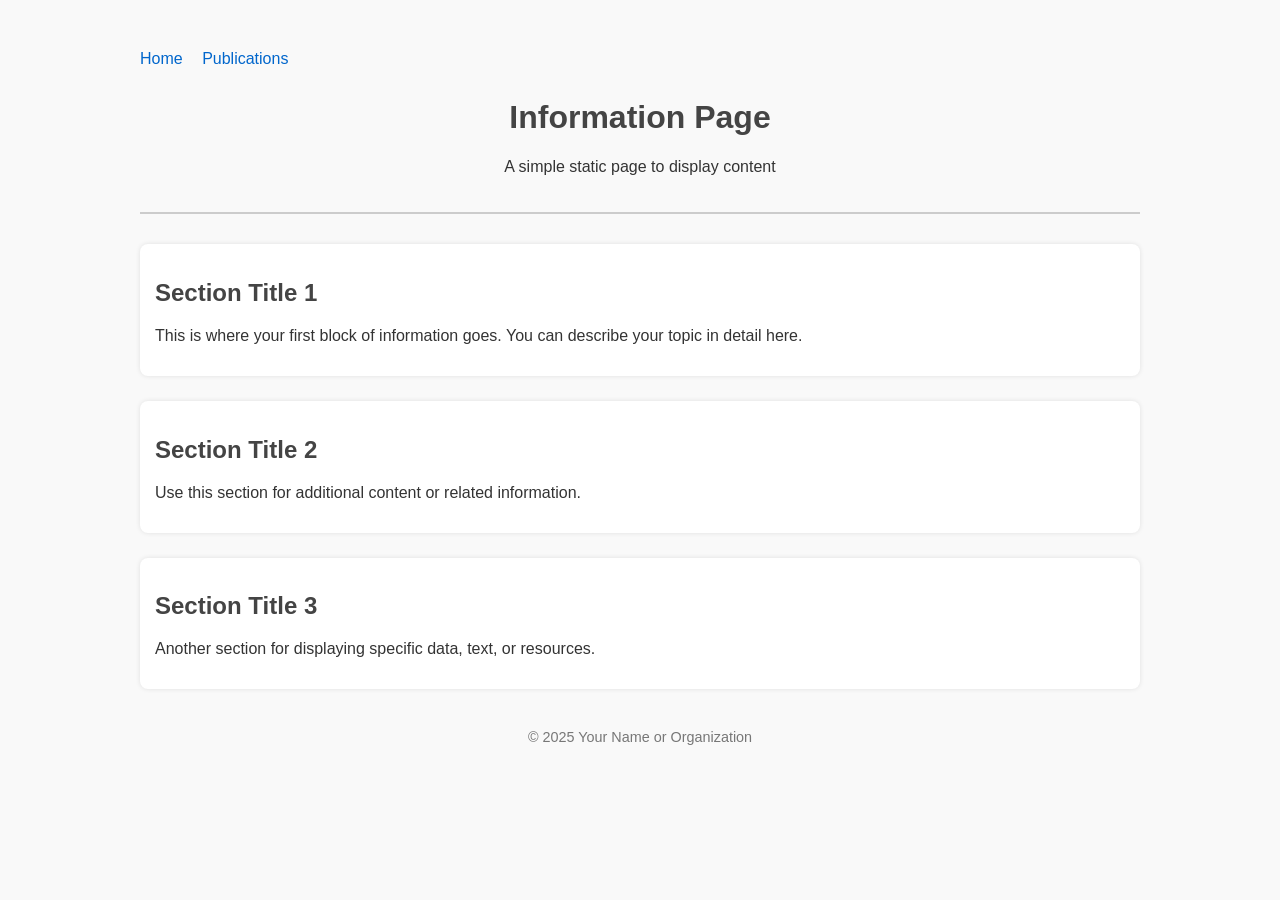
<file: index.html>
<!DOCTYPE html>
<html lang="en">
<head>
  <meta charset="UTF-8">
  <meta name="viewport" content="width=device-width, initial-scale=1.0">
  <meta name="robots" content="noindex">
  <meta name="color-scheme" content="light dark">
  <title>Information Page</title>
  <link rel="stylesheet" href="styles.css">
</head>
<body>
  <nav>
    <a href="index.html">Home</a>
    <a href="publications.html">Publications</a>
  </nav>

  <header>
    <h1>Information Page</h1>
    <p>A simple static page to display content</p>
  </header>
  
  <main>
    <section>
      <h2>Section Title 1</h2>
      <p>This is where your first block of information goes. You can describe your topic in detail here.</p>
    </section>
    
    <section>
      <h2>Section Title 2</h2>
      <p>Use this section for additional content or related information.</p>
    </section>
    
    <section>
      <h2>Section Title 3</h2>
      <p>Another section for displaying specific data, text, or resources.</p>
    </section>
  </main>
  
  <footer>
    <p>&copy; 2025 Your Name or Organization</p>
  </footer>
</body>
</html>
</file>
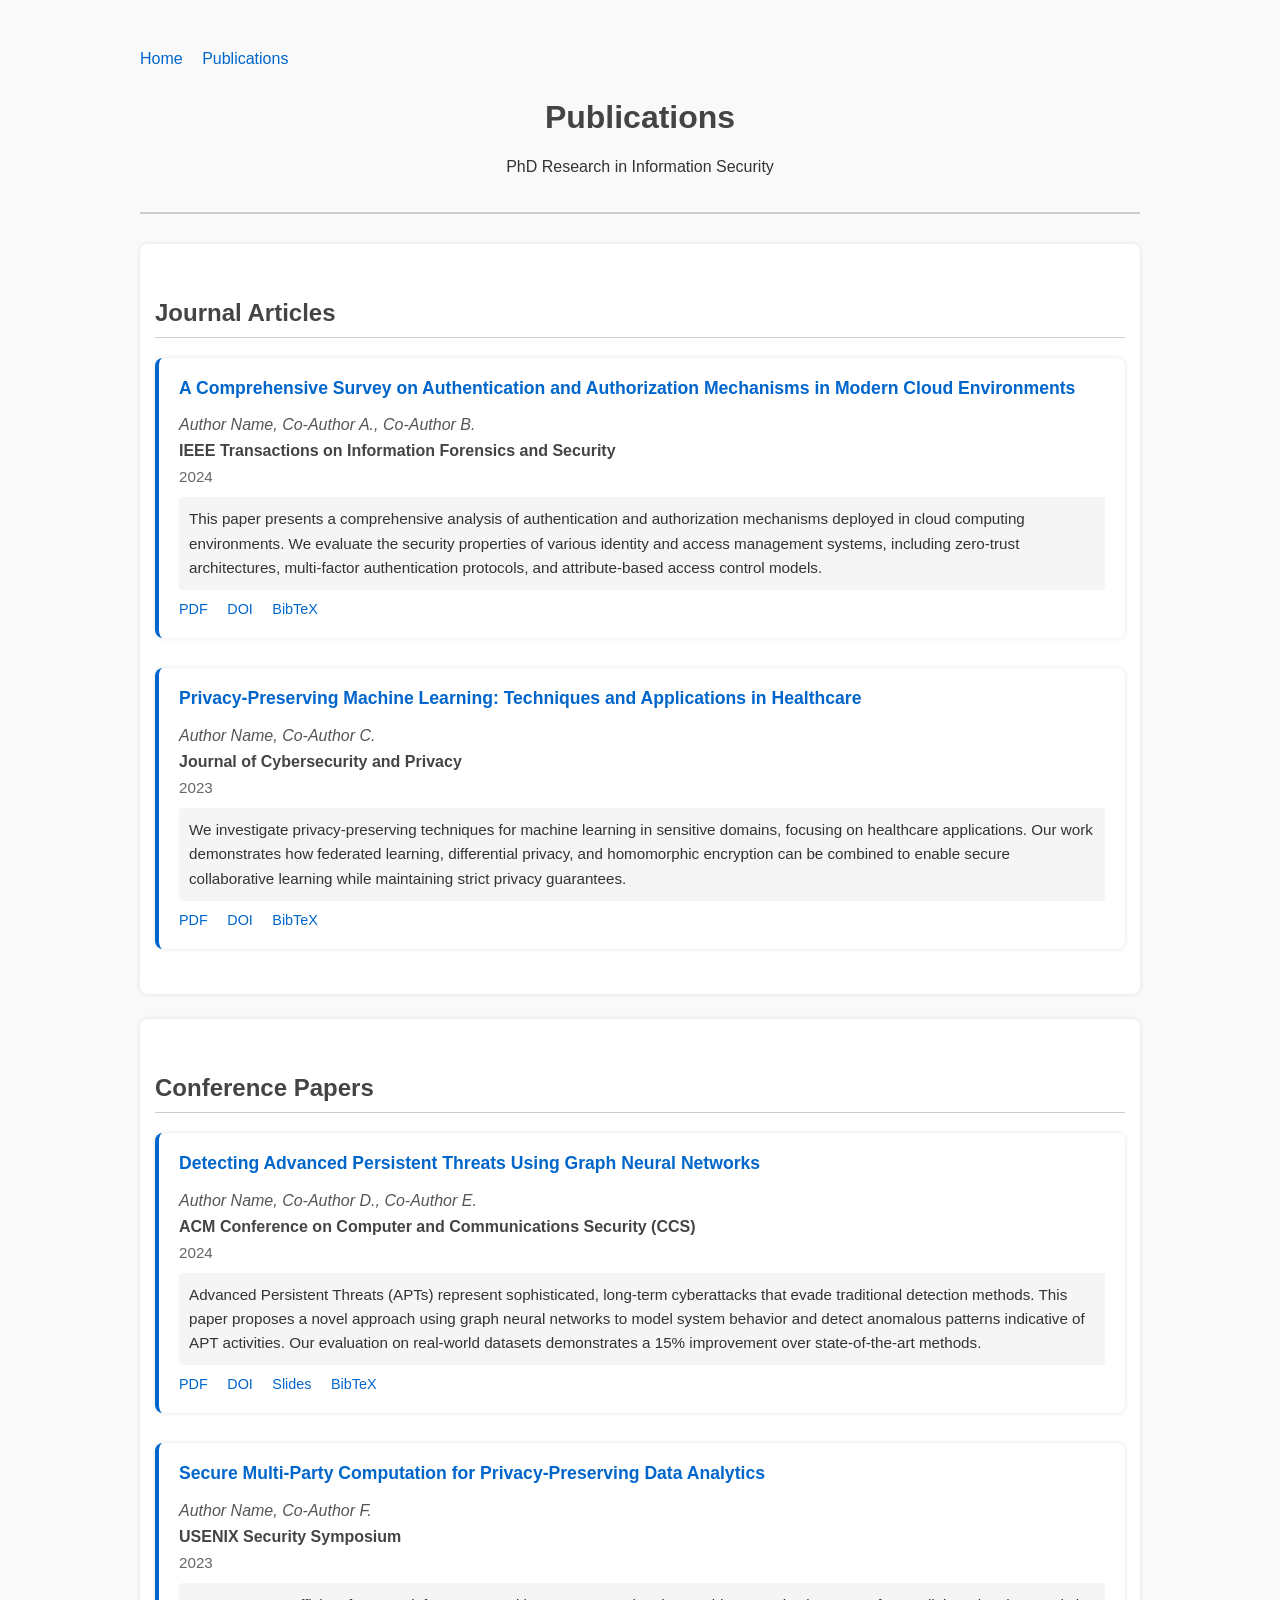
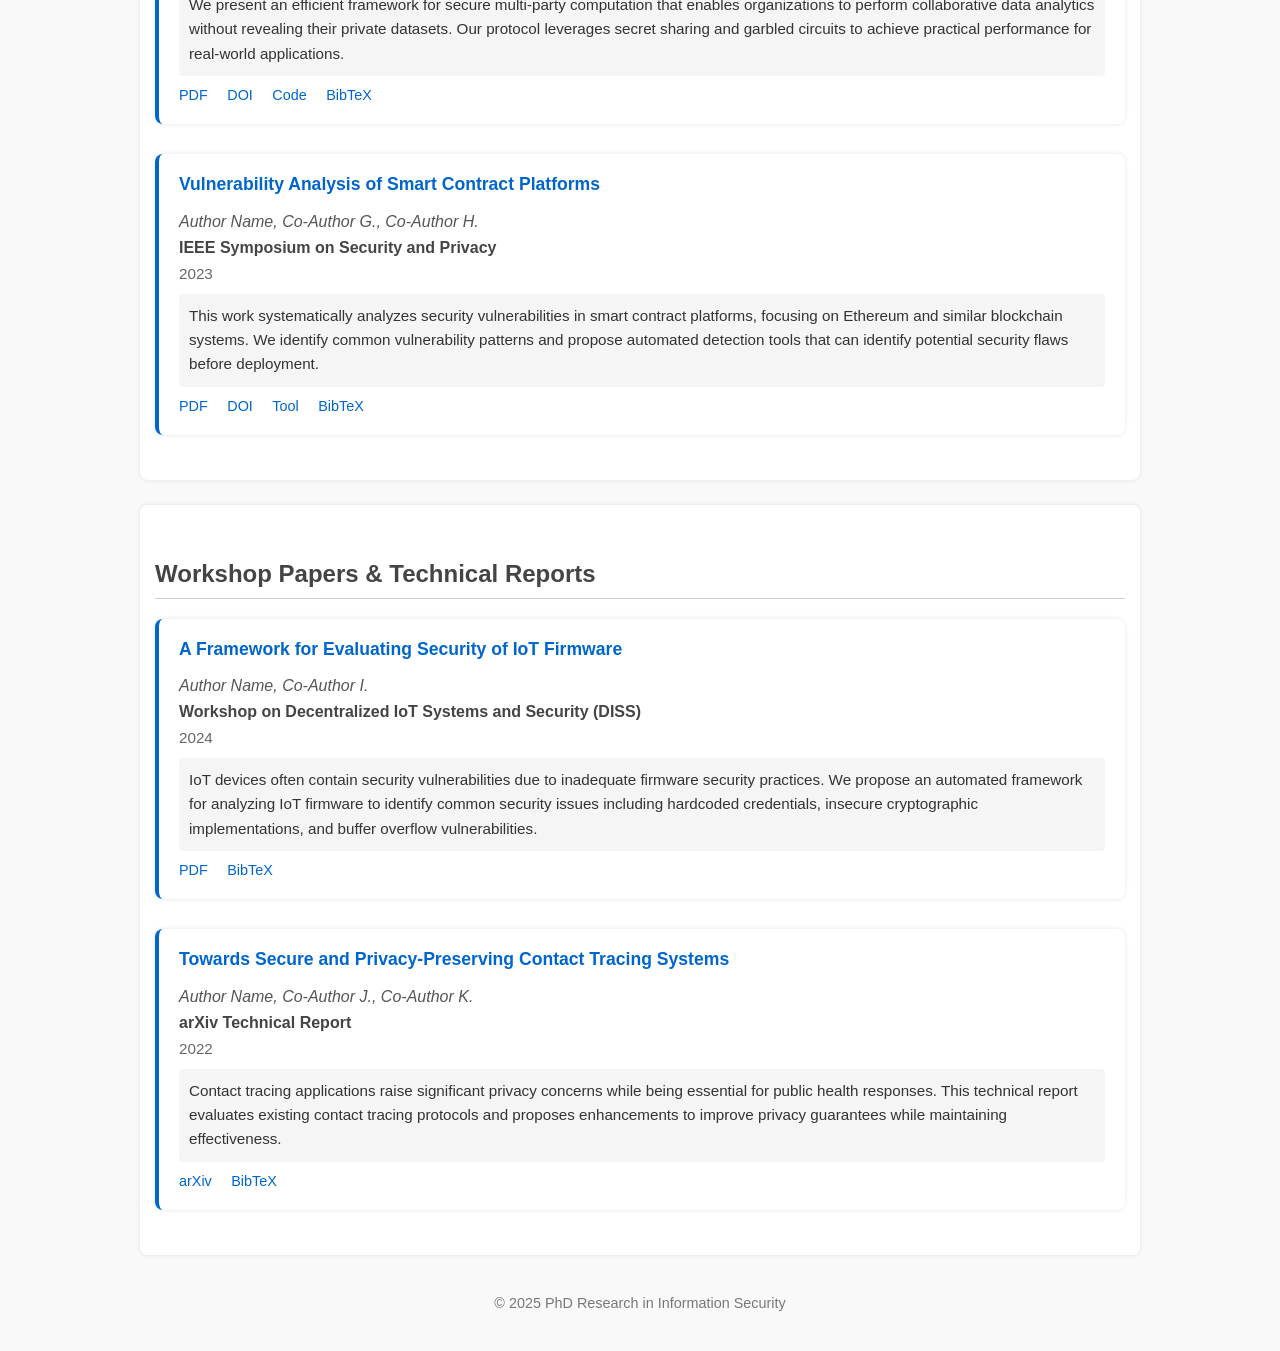
<file: publications.html>
<!DOCTYPE html>
<html lang="en">
<head>
  <meta charset="UTF-8">
  <meta name="viewport" content="width=device-width, initial-scale=1.0">
  <meta name="robots" content="noindex">
  <meta name="color-scheme" content="light dark">
  <title>Publications - PhD Research</title>
  <link rel="stylesheet" href="styles.css">
</head>
<body>
  <nav>
    <a href="index.html">Home</a>
    <a href="publications.html">Publications</a>
  </nav>

  <header>
    <h1>Publications</h1>
    <p>PhD Research in Information Security</p>
  </header>

  <main>
    <section>
      <h2 class="section-header">Journal Articles</h2>

      <div class="publication">
        <h3>A Comprehensive Survey on Authentication and Authorization Mechanisms in Modern Cloud Environments</h3>
        <div class="authors">Author Name, Co-Author A., Co-Author B.</div>
        <div class="venue">IEEE Transactions on Information Forensics and Security</div>
        <div class="year">2024</div>
        <div class="abstract">
          This paper presents a comprehensive analysis of authentication and authorization mechanisms deployed in cloud computing environments. We evaluate the security properties of various identity and access management systems, including zero-trust architectures, multi-factor authentication protocols, and attribute-based access control models.
        </div>
        <div class="links">
          <a href="#">PDF</a>
          <a href="#">DOI</a>
          <a href="#">BibTeX</a>
        </div>
      </div>

      <div class="publication">
        <h3>Privacy-Preserving Machine Learning: Techniques and Applications in Healthcare</h3>
        <div class="authors">Author Name, Co-Author C.</div>
        <div class="venue">Journal of Cybersecurity and Privacy</div>
        <div class="year">2023</div>
        <div class="abstract">
          We investigate privacy-preserving techniques for machine learning in sensitive domains, focusing on healthcare applications. Our work demonstrates how federated learning, differential privacy, and homomorphic encryption can be combined to enable secure collaborative learning while maintaining strict privacy guarantees.
        </div>
        <div class="links">
          <a href="#">PDF</a>
          <a href="#">DOI</a>
          <a href="#">BibTeX</a>
        </div>
      </div>
    </section>

    <section>
      <h2 class="section-header">Conference Papers</h2>

      <div class="publication">
        <h3>Detecting Advanced Persistent Threats Using Graph Neural Networks</h3>
        <div class="authors">Author Name, Co-Author D., Co-Author E.</div>
        <div class="venue">ACM Conference on Computer and Communications Security (CCS)</div>
        <div class="year">2024</div>
        <div class="abstract">
          Advanced Persistent Threats (APTs) represent sophisticated, long-term cyberattacks that evade traditional detection methods. This paper proposes a novel approach using graph neural networks to model system behavior and detect anomalous patterns indicative of APT activities. Our evaluation on real-world datasets demonstrates a 15% improvement over state-of-the-art methods.
        </div>
        <div class="links">
          <a href="#">PDF</a>
          <a href="#">DOI</a>
          <a href="#">Slides</a>
          <a href="#">BibTeX</a>
        </div>
      </div>

      <div class="publication">
        <h3>Secure Multi-Party Computation for Privacy-Preserving Data Analytics</h3>
        <div class="authors">Author Name, Co-Author F.</div>
        <div class="venue">USENIX Security Symposium</div>
        <div class="year">2023</div>
        <div class="abstract">
          We present an efficient framework for secure multi-party computation that enables organizations to perform collaborative data analytics without revealing their private datasets. Our protocol leverages secret sharing and garbled circuits to achieve practical performance for real-world applications.
        </div>
        <div class="links">
          <a href="#">PDF</a>
          <a href="#">DOI</a>
          <a href="#">Code</a>
          <a href="#">BibTeX</a>
        </div>
      </div>

      <div class="publication">
        <h3>Vulnerability Analysis of Smart Contract Platforms</h3>
        <div class="authors">Author Name, Co-Author G., Co-Author H.</div>
        <div class="venue">IEEE Symposium on Security and Privacy</div>
        <div class="year">2023</div>
        <div class="abstract">
          This work systematically analyzes security vulnerabilities in smart contract platforms, focusing on Ethereum and similar blockchain systems. We identify common vulnerability patterns and propose automated detection tools that can identify potential security flaws before deployment.
        </div>
        <div class="links">
          <a href="#">PDF</a>
          <a href="#">DOI</a>
          <a href="#">Tool</a>
          <a href="#">BibTeX</a>
        </div>
      </div>
    </section>

    <section>
      <h2 class="section-header">Workshop Papers & Technical Reports</h2>

      <div class="publication">
        <h3>A Framework for Evaluating Security of IoT Firmware</h3>
        <div class="authors">Author Name, Co-Author I.</div>
        <div class="venue">Workshop on Decentralized IoT Systems and Security (DISS)</div>
        <div class="year">2024</div>
        <div class="abstract">
          IoT devices often contain security vulnerabilities due to inadequate firmware security practices. We propose an automated framework for analyzing IoT firmware to identify common security issues including hardcoded credentials, insecure cryptographic implementations, and buffer overflow vulnerabilities.
        </div>
        <div class="links">
          <a href="#">PDF</a>
          <a href="#">BibTeX</a>
        </div>
      </div>

      <div class="publication">
        <h3>Towards Secure and Privacy-Preserving Contact Tracing Systems</h3>
        <div class="authors">Author Name, Co-Author J., Co-Author K.</div>
        <div class="venue">arXiv Technical Report</div>
        <div class="year">2022</div>
        <div class="abstract">
          Contact tracing applications raise significant privacy concerns while being essential for public health responses. This technical report evaluates existing contact tracing protocols and proposes enhancements to improve privacy guarantees while maintaining effectiveness.
        </div>
        <div class="links">
          <a href="#">arXiv</a>
          <a href="#">BibTeX</a>
        </div>
      </div>
    </section>
  </main>

  <footer>
    <p>&copy; 2025 PhD Research in Information Security</p>
  </footer>
</body>
</html>
</file>
<file: styles.css>
:root {
  color-scheme: light dark;

  /* Color variables for light mode */
  --color-bg-page: #f9f9f9;
  --color-bg-content: #fff;
  --color-bg-secondary: #f5f5f5;
  --color-text-primary: #333;
  --color-text-secondary: #555;
  --color-text-tertiary: #666;
  --color-text-muted: #777;
  --color-heading: #444;
  --color-accent: #0066cc;
  --color-border: #ccc;
  --color-border-light: #ccc;
  --color-shadow: rgba(0, 0, 0, 0.1);
}

/* Optional: Define dark mode colors if you want control over them */
@media (prefers-color-scheme: dark) {
  :root {
    --color-bg-page: #1a1a1a;
    --color-bg-content: #2d2d2d;
    --color-bg-secondary: #3a3a3a;
    --color-text-primary: #e0e0e0;
    --color-text-secondary: #b0b0b0;
    --color-text-tertiary: #999;
    --color-text-muted: #888;
    --color-heading: #d0d0d0;
    --color-accent: #4a9eff;
    --color-border: #555;
    --color-border-light: #444;
    --color-shadow: rgba(0, 0, 0, 0.3);
  }
}

body {
  font-family: Arial, sans-serif;
  margin: 40px;
  background-color: var(--color-bg-page);
  color: var(--color-text-primary);
  max-width: 1000px;
  margin-left: auto;
  margin-right: auto;
}

nav {
  margin-bottom: 20px;
  padding: 10px 0;
}

nav a {
  color: var(--color-accent);
  text-decoration: none;
  margin-right: 15px;
}

nav a:hover {
  text-decoration: underline;
}

header {
  text-align: center;
  padding-bottom: 20px;
  border-bottom: 2px solid var(--color-border);
}

main {
  margin-top: 30px;
}

section {
  margin-bottom: 25px;
  padding: 15px;
  background: var(--color-bg-content);
  border-radius: 8px;
  box-shadow: 0 0 5px var(--color-shadow);
}

h1, h2 {
  color: var(--color-heading);
}

footer {
  margin-top: 40px;
  text-align: center;
  font-size: 0.9em;
  color: var(--color-text-muted);
}

/* Publications-specific styles */
.publication {
  margin-bottom: 30px;
  padding: 20px;
  background: var(--color-bg-content);
  border-radius: 8px;
  box-shadow: 0 0 5px var(--color-shadow);
  border-left: 4px solid var(--color-accent);
}

.publication h3 {
  margin-top: 0;
  color: var(--color-accent);
  font-size: 1.1em;
}

.authors {
  font-style: italic;
  color: var(--color-text-secondary);
  margin: 8px 0;
}

.venue {
  font-weight: bold;
  color: var(--color-heading);
  margin: 8px 0;
}

.year {
  color: var(--color-text-tertiary);
  font-size: 0.95em;
}

.abstract {
  margin-top: 12px;
  padding: 10px;
  background: var(--color-bg-secondary);
  border-radius: 4px;
  font-size: 0.95em;
  line-height: 1.6;
}

.links {
  margin-top: 10px;
}

.links a {
  color: var(--color-accent);
  text-decoration: none;
  margin-right: 15px;
  font-size: 0.9em;
}

.links a:hover {
  text-decoration: underline;
}

.section-header {
  margin-top: 40px;
  margin-bottom: 20px;
  padding-bottom: 10px;
  border-bottom: 1px solid var(--color-border-light);
}
</file>
